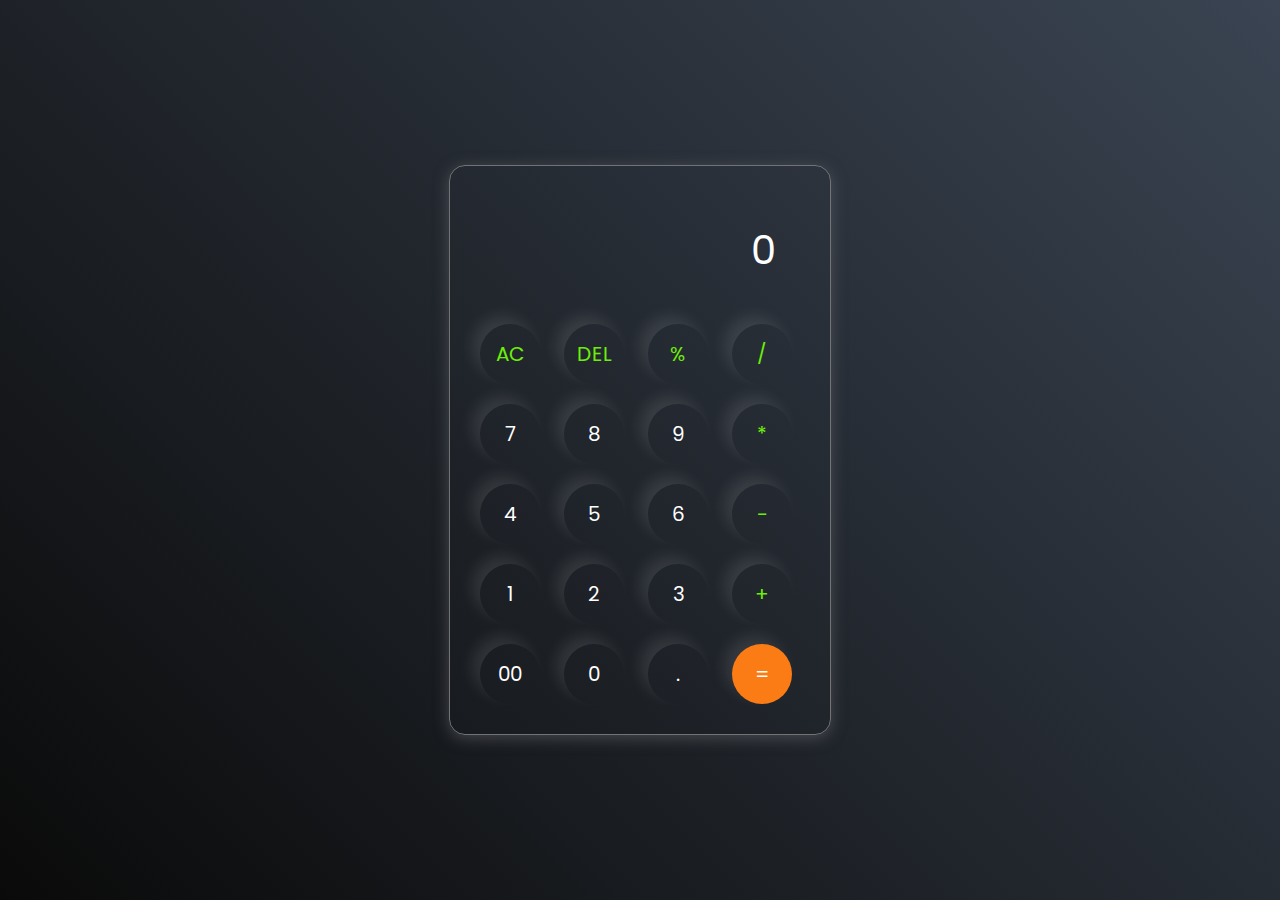
<file: CalculatorApp/index.html>
<!DOCTYPE html>
<html lang="en">
  <head>
    <meta charset="UTF-8" />
    <meta http-equiv="X-UA-Compatible" content="IE=edge" />
    <meta name="viewport" content="width=device-width, initial-scale=1.0" />
    <link rel="stylesheet" href="styles.css" />
    <title>Calculator App</title>
  </head>
  <body>
    <div class="container">
      <div class="calculator">
        <input type="text" id="inputBox" placeholder="0" />
        <div>
          <button class="button operator">AC</button>
          <button class="button operator">DEL</button>
          <button class="button operator">%</button>
          <button class="button operator">/</button>
        </div>
        <div>
          <button class="button">7</button>
          <button class="button">8</button>
          <button class="button">9</button>
          <button class="button operator">*</button>
        </div>
        <div>
          <button class="button">4</button>
          <button class="button">5</button>
          <button class="button">6</button>
          <button class="button operator">-</button>
        </div>
        <div>
          <button class="button">1</button>
          <button class="button">2</button>
          <button class="button">3</button>
          <button class="button operator">+</button>
        </div>

        <div>
          <button class="button">00</button>
          <button class="button">0</button>
          <button class="button">.</button>
          <button class="button equalBtn">=</button>
        </div>
      </div>
    </div>

    <script src="script.js"></script>
  </body>
</html>
</file>
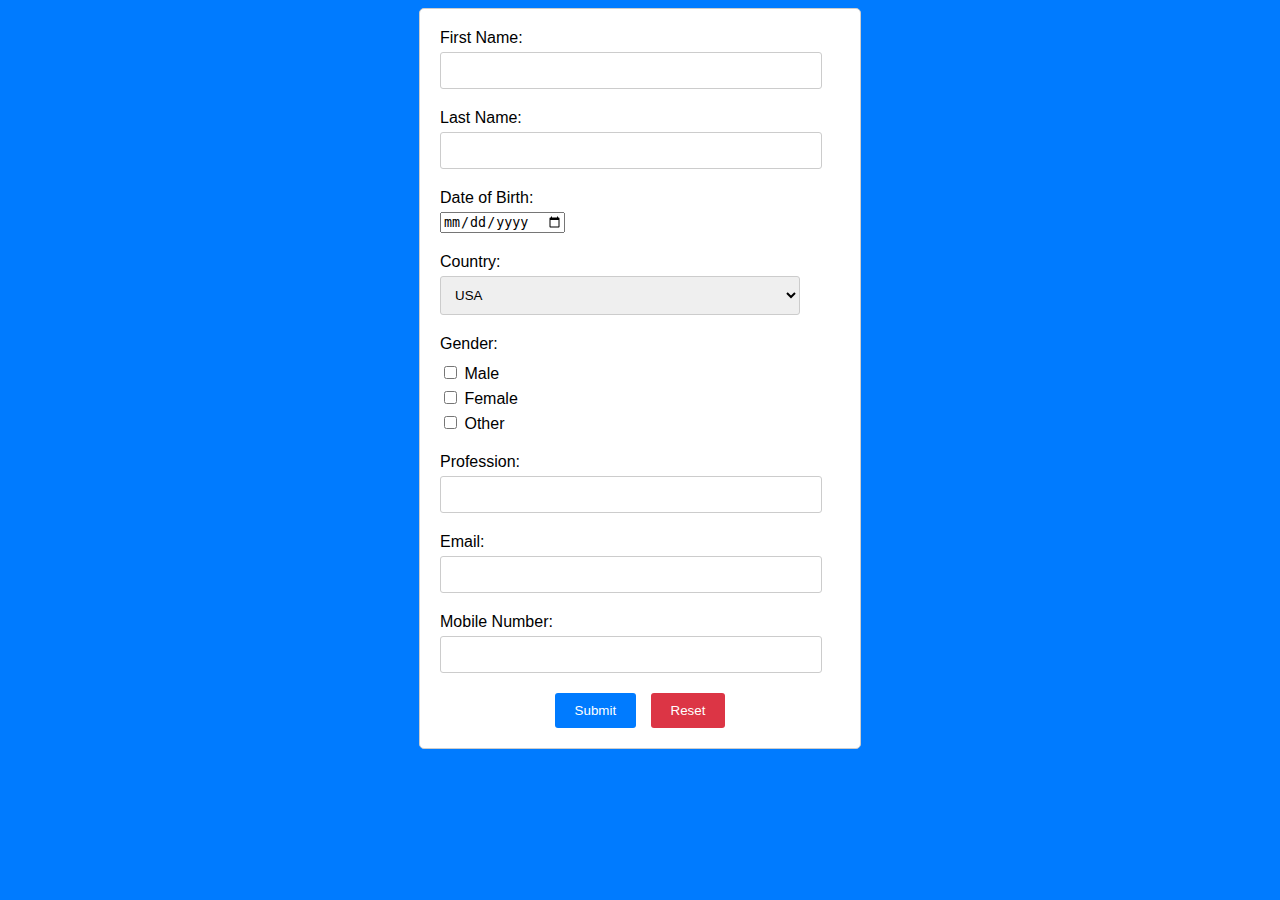
<file: FormPage/index.html>
<!DOCTYPE html>
<html>
    <head>
        <meta charset="UTF-8" />
        <meta http-equiv="X-UA-Compatible" content="IE=edge" />
        <meta name="viewport" content="width=device-width, initial-scale=1.0" />
        <link rel="stylesheet" href="styles.css" />
        <title>FormPage</title>
    </head>
<body>
  <div class="container">
    <form id="surveyForm">
      <div class="form-group">
        <label for="firstName">First Name:</label>
        <input type="text" id="firstName" name="firstName" required>
      </div>
      <div class="form-group">
        <label for="lastName">Last Name:</label>
        <input type="text" id="lastName" name="lastName" required>
      </div>
      <div class="form-group">
        <label for="dob">Date of Birth:</label>
        <input type="date" id="dob" name="dob" required>
      </div>
      <div class="form-group">
        <label for="country">Country:</label>
        <select id="country" name="country" required>
          <option value="USA">USA</option>
          <option value="Canada">Canada</option>
          <option value="UK">UK</option>
        </select>
      </div>
    <div class="form-group">
      <label>Gender:</label>
      <div class="checkbox-group">
        <label><input type="checkbox" name="gender" value="Male"> Male</label>
        <label><input type="checkbox" name="gender" value="Female"> Female</label>
        <label><input type="checkbox" name="gender" value="Other"> Other</label>
      </div>
    </div>
    <div class="form-group">
      <label for="profession">Profession:</label>
      <input type="text" id="profession" name="profession" required>
    </div>
    <div class="form-group">
      <label for="email">Email:</label>
      <input type="email" id="email" name="email" oninvalid="this.setCustomValidity('Please Enter valid email')" oninput="setCustomValidity('')" required>
    </div>
    <div class="form-group">
      <label for="mobile">Mobile Number:</label>
      <input type="tel" id="mobile" name="mobile" pattern="[0-9]{10}" oninvalid="this.setCustomValidity('Please Enter valid mobile number')" oninput="setCustomValidity('')" required>
    </div>
    <div class="btn-group">
      <button type="submit" class="btn">Submit</button>
      <button type="button" class="btn btn-reset" onclick="resetForm()">Reset</button>
    </div>
    </form>
   </div>
   <script src="script.js"></script>
</body>
</html>
</file>
<file: CalculatorApp/styles.css>
@import url('https://fonts.googleapis.com/css2?family=Poppins:wght@500&display=swap');

*{
    margin: 0;
    padding: 0;
    box-sizing: border-box;
    font-family: 'Poppins', sans-serif;
}

body{
    width: 100%;
    height: 100vh;
    display: flex;
    justify-content: center;
    align-items: center;
    background: linear-gradient(45deg, #0a0a0a, #3a4452);
}

.calculator{
    border: 1px solid #717377;
    padding: 20px;
    border-radius: 16px;
    background: transparent;
    box-shadow: 0px 3px 15px rgba(113, 115, 119, 0.5);

}

input{
    width: 320px;
    border: none;
    padding: 24px;
    margin: 10px;
    background: transparent;
    box-shadow: 0px 3px 15px rgbs(84, 84, 84, 0.1);
    font-size: 40px;
    text-align: right;
    cursor: pointer;
    color: #ffffff;
}

input::placeholder{
    color: #ffffff;
}

button{
    border: none;
    width: 60px;
    height: 60px;
    margin: 10px;
    border-radius: 50%;
    background: transparent;
    color: #ffffff;
    font-size: 20px;
    box-shadow: -8px -8px 15px rgba(255, 255, 255, 0.1);
    cursor: pointer;
}

.equalBtn{
    background-color: #fb7c14;
}

.operator{
    color: #6dee0a;
}
</file>
<file: FormPage/styles.css>
body {
    font-family: Arial, sans-serif;
    background-color: #007BFF;
  }
  .container {
    max-width: 400px;
    margin: 0 auto;
    padding: 20px;
    border: 1px solid #ccc;
    border-radius: 5px;
    background-color: #fff;
  }
  .form-group {
    margin-bottom: 20px;
  }
  label {
    display: block;
    margin-bottom: 5px;
  }
  input[type="text"], input[type="email"], input[type="tel"], select {
    width: 90%;
    padding: 10px;
    border: 1px solid #ccc;
    border-radius: 3px;
  }
  .checkbox-group {
    margin-top: 10px;
  }
  .btn-group {
    text-align: center;
    margin-top: 20px;
  }
  .btn {
    padding: 10px 20px;
    background-color: #007BFF;
    color: #fff;
    border: none;
    border-radius: 3px;
    cursor: pointer;
  }
  .btn-reset {
    background-color: #dc3545;
    margin-left: 10px;
  }
</file>
